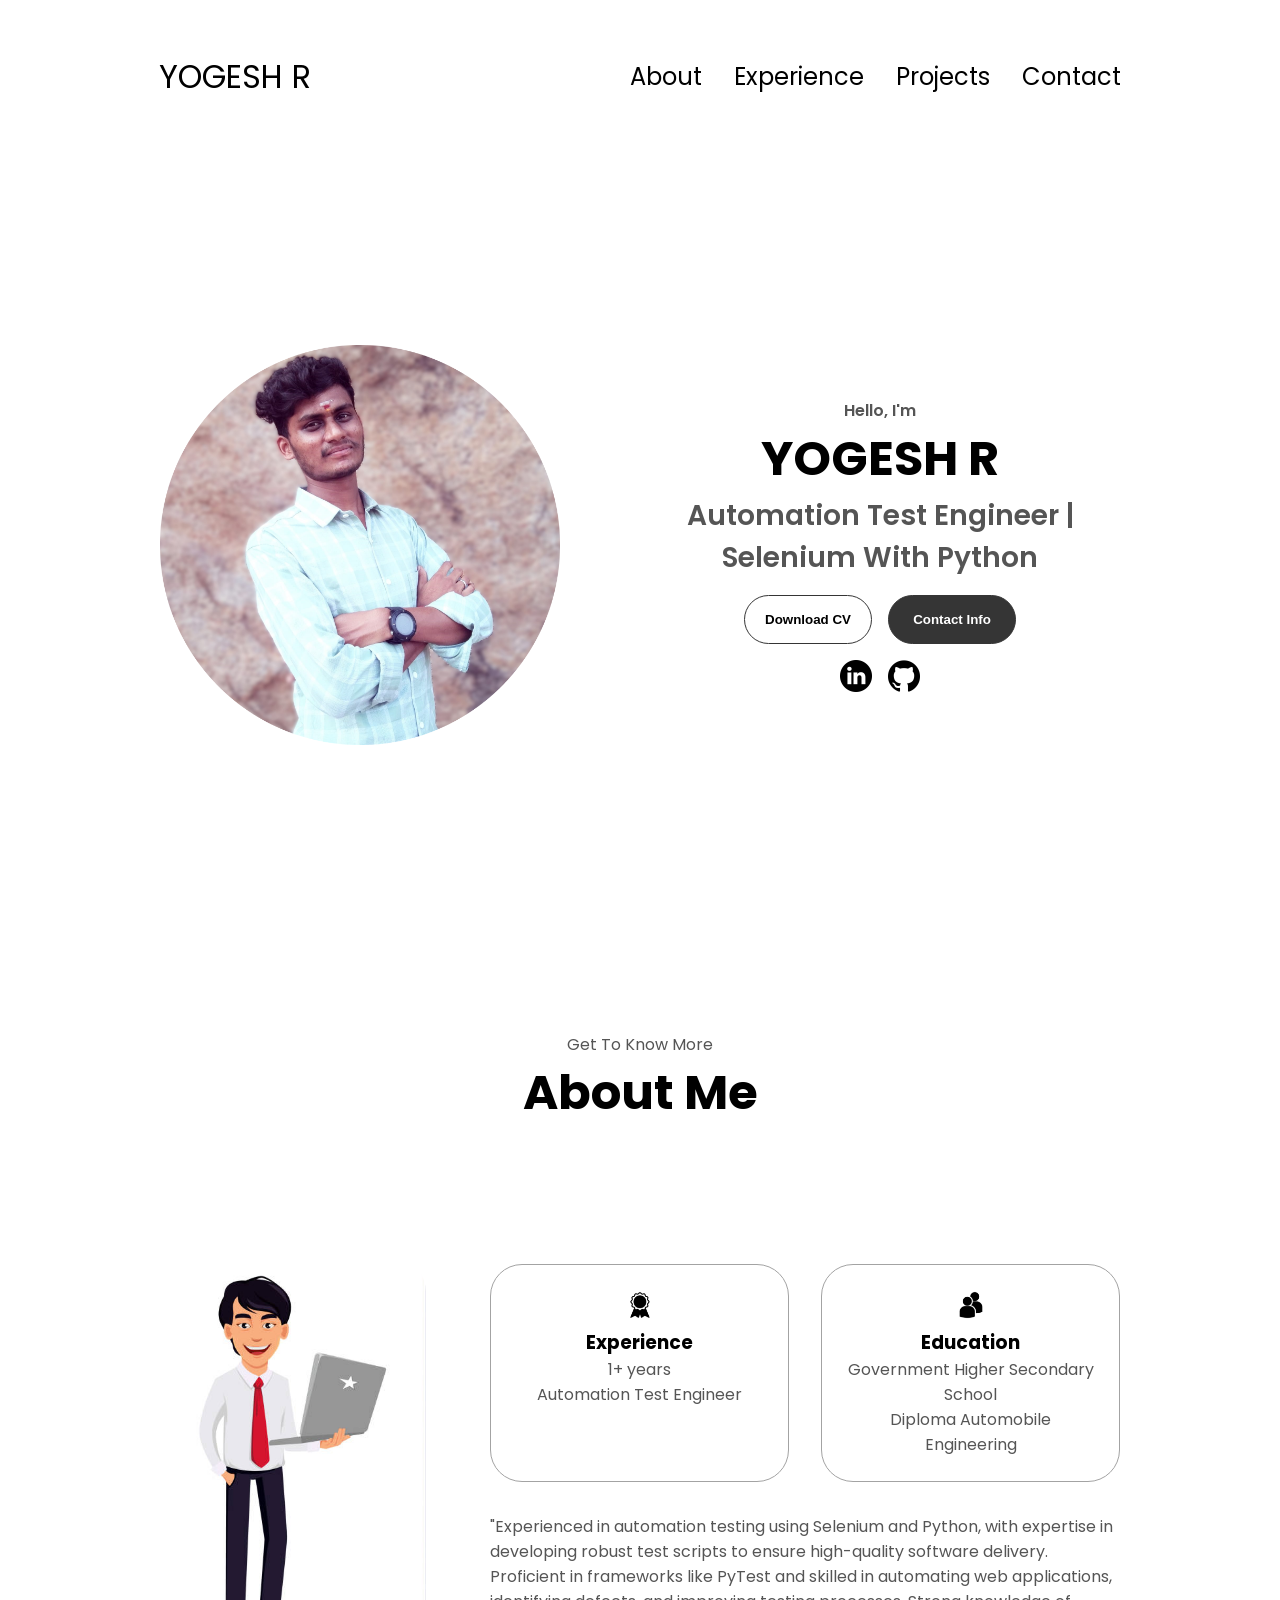
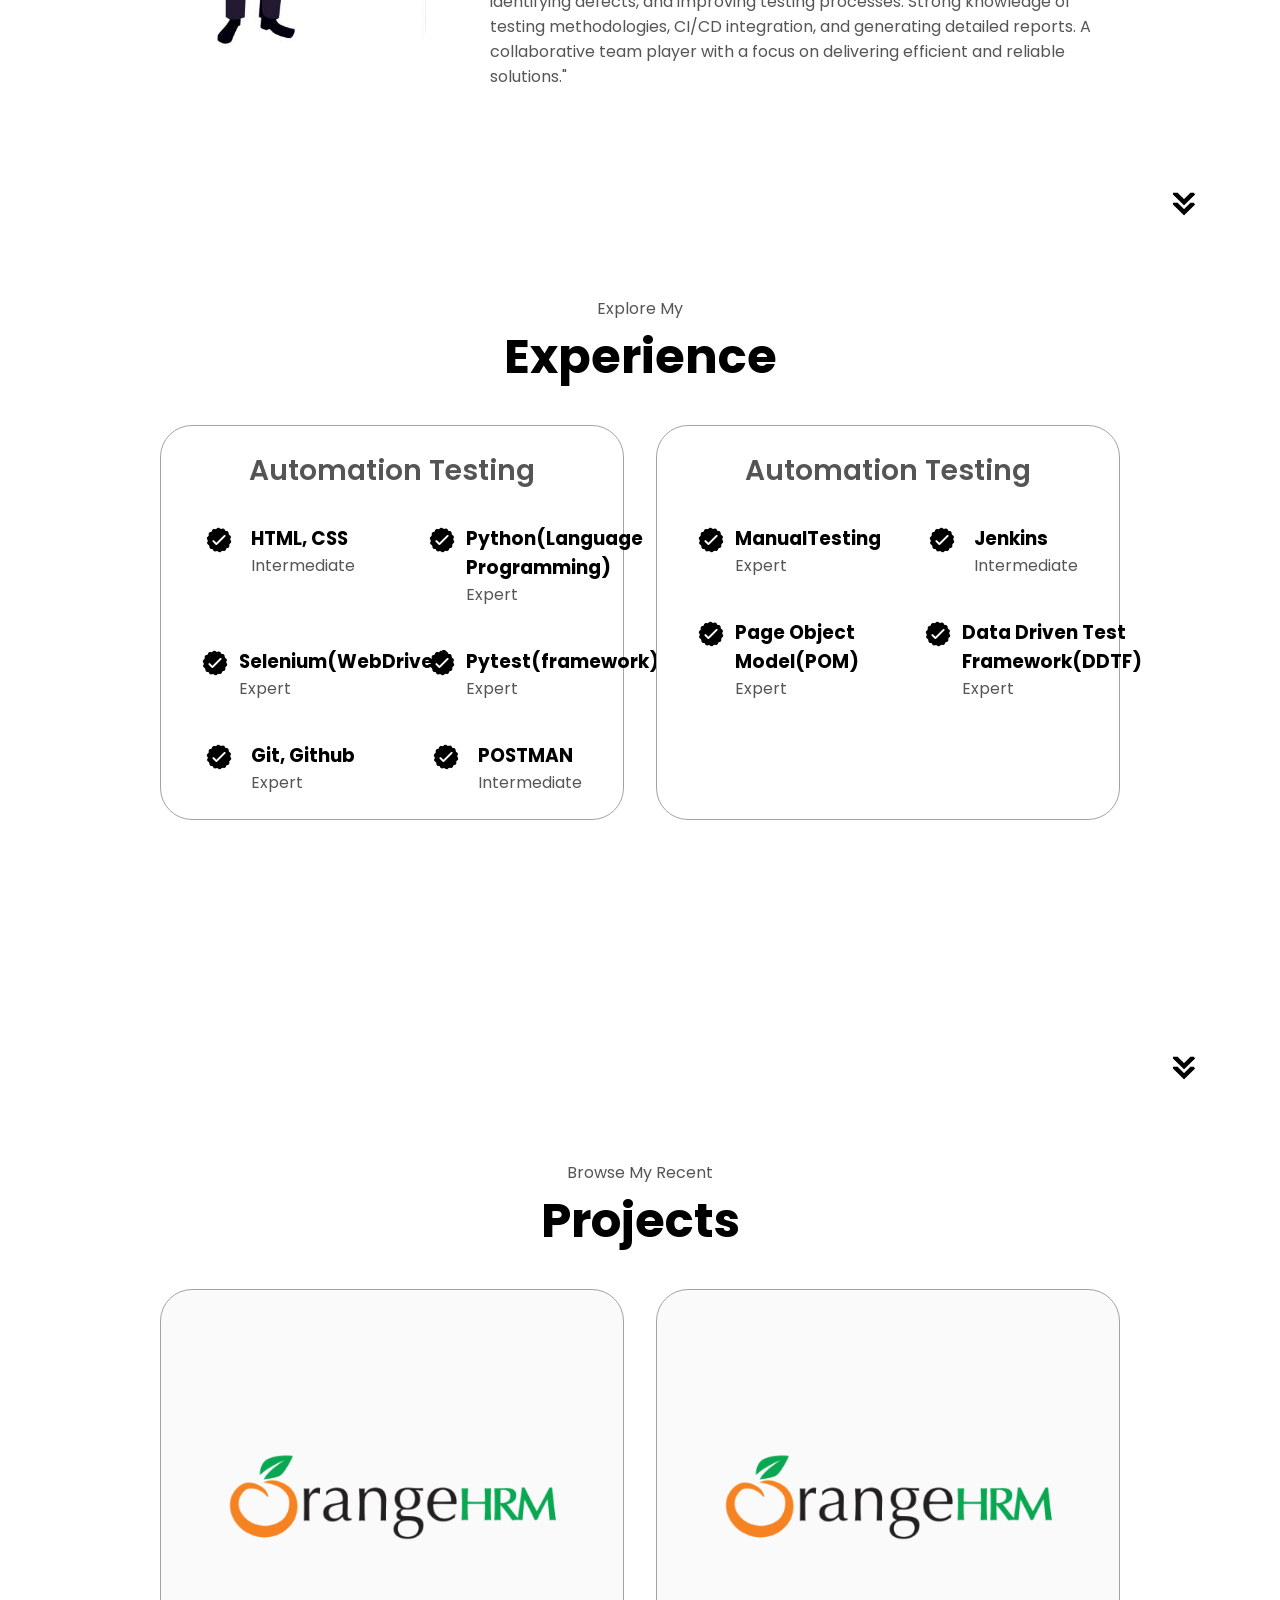
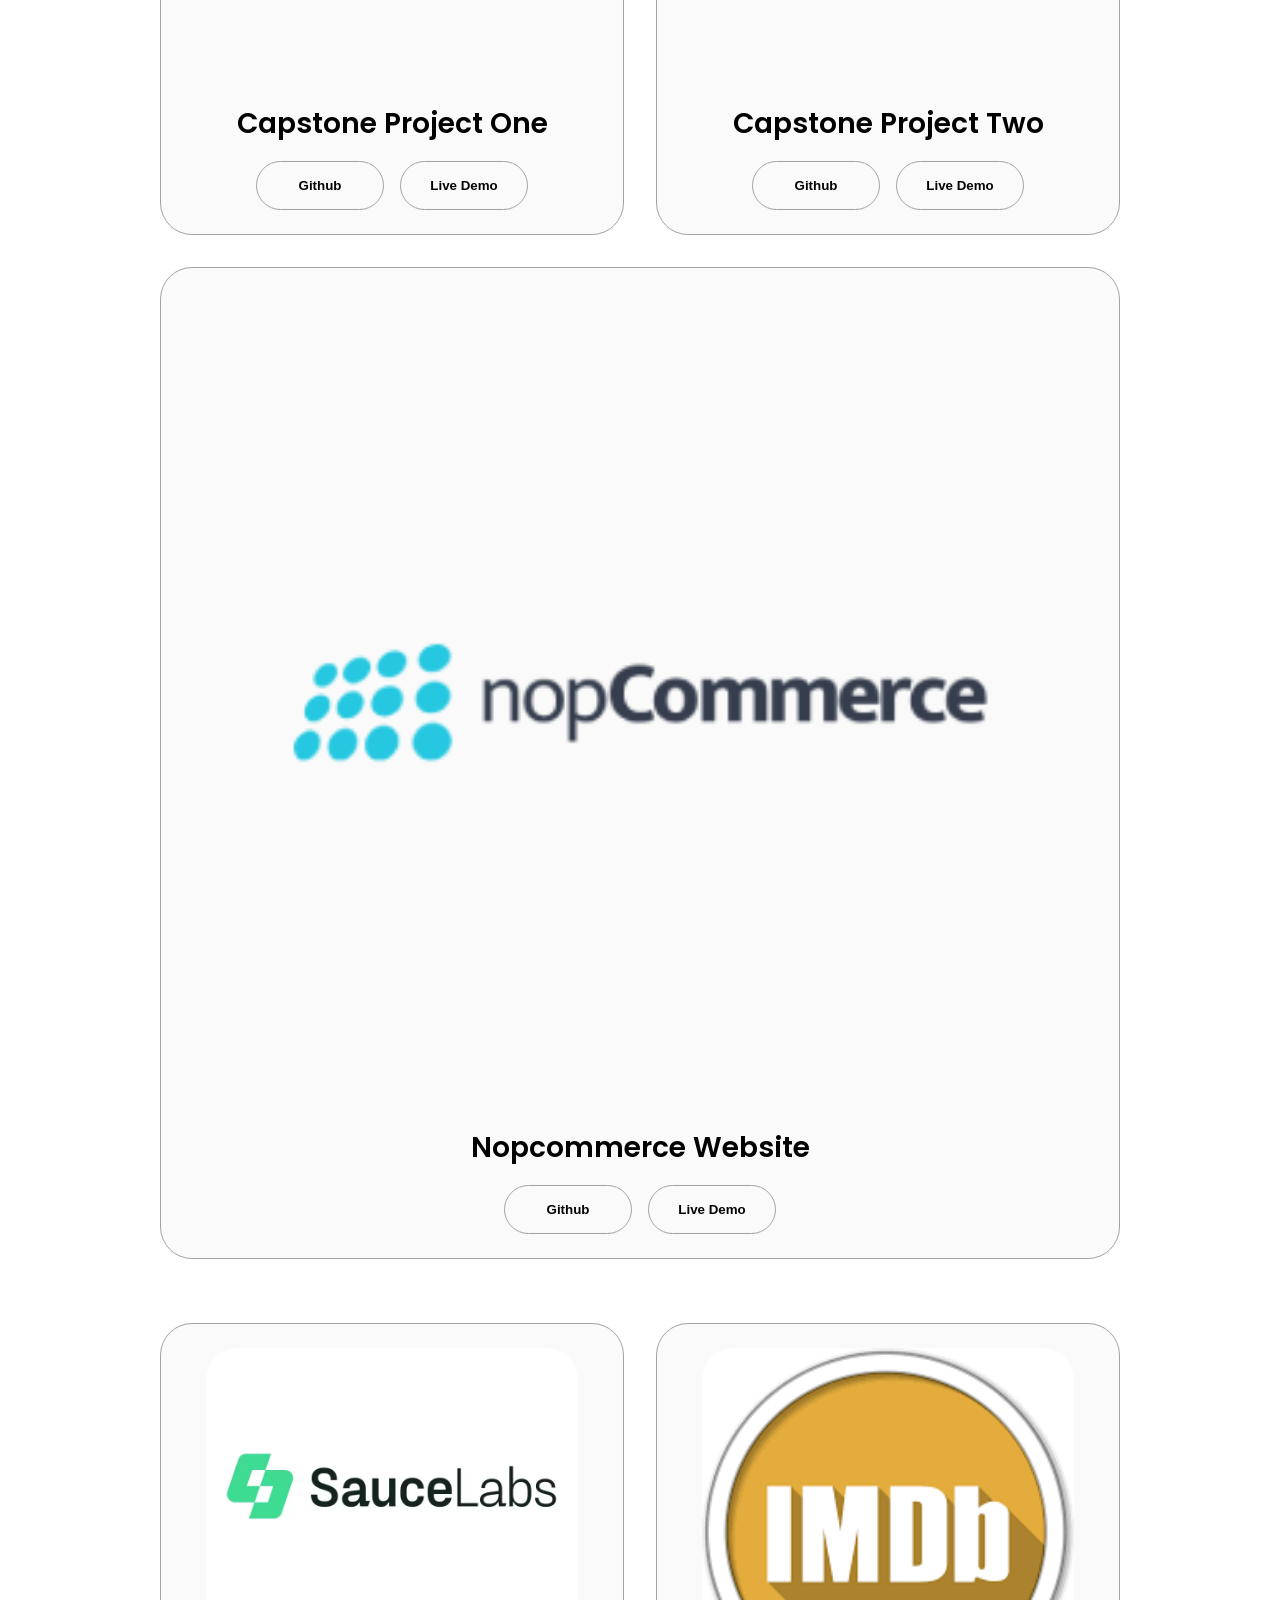
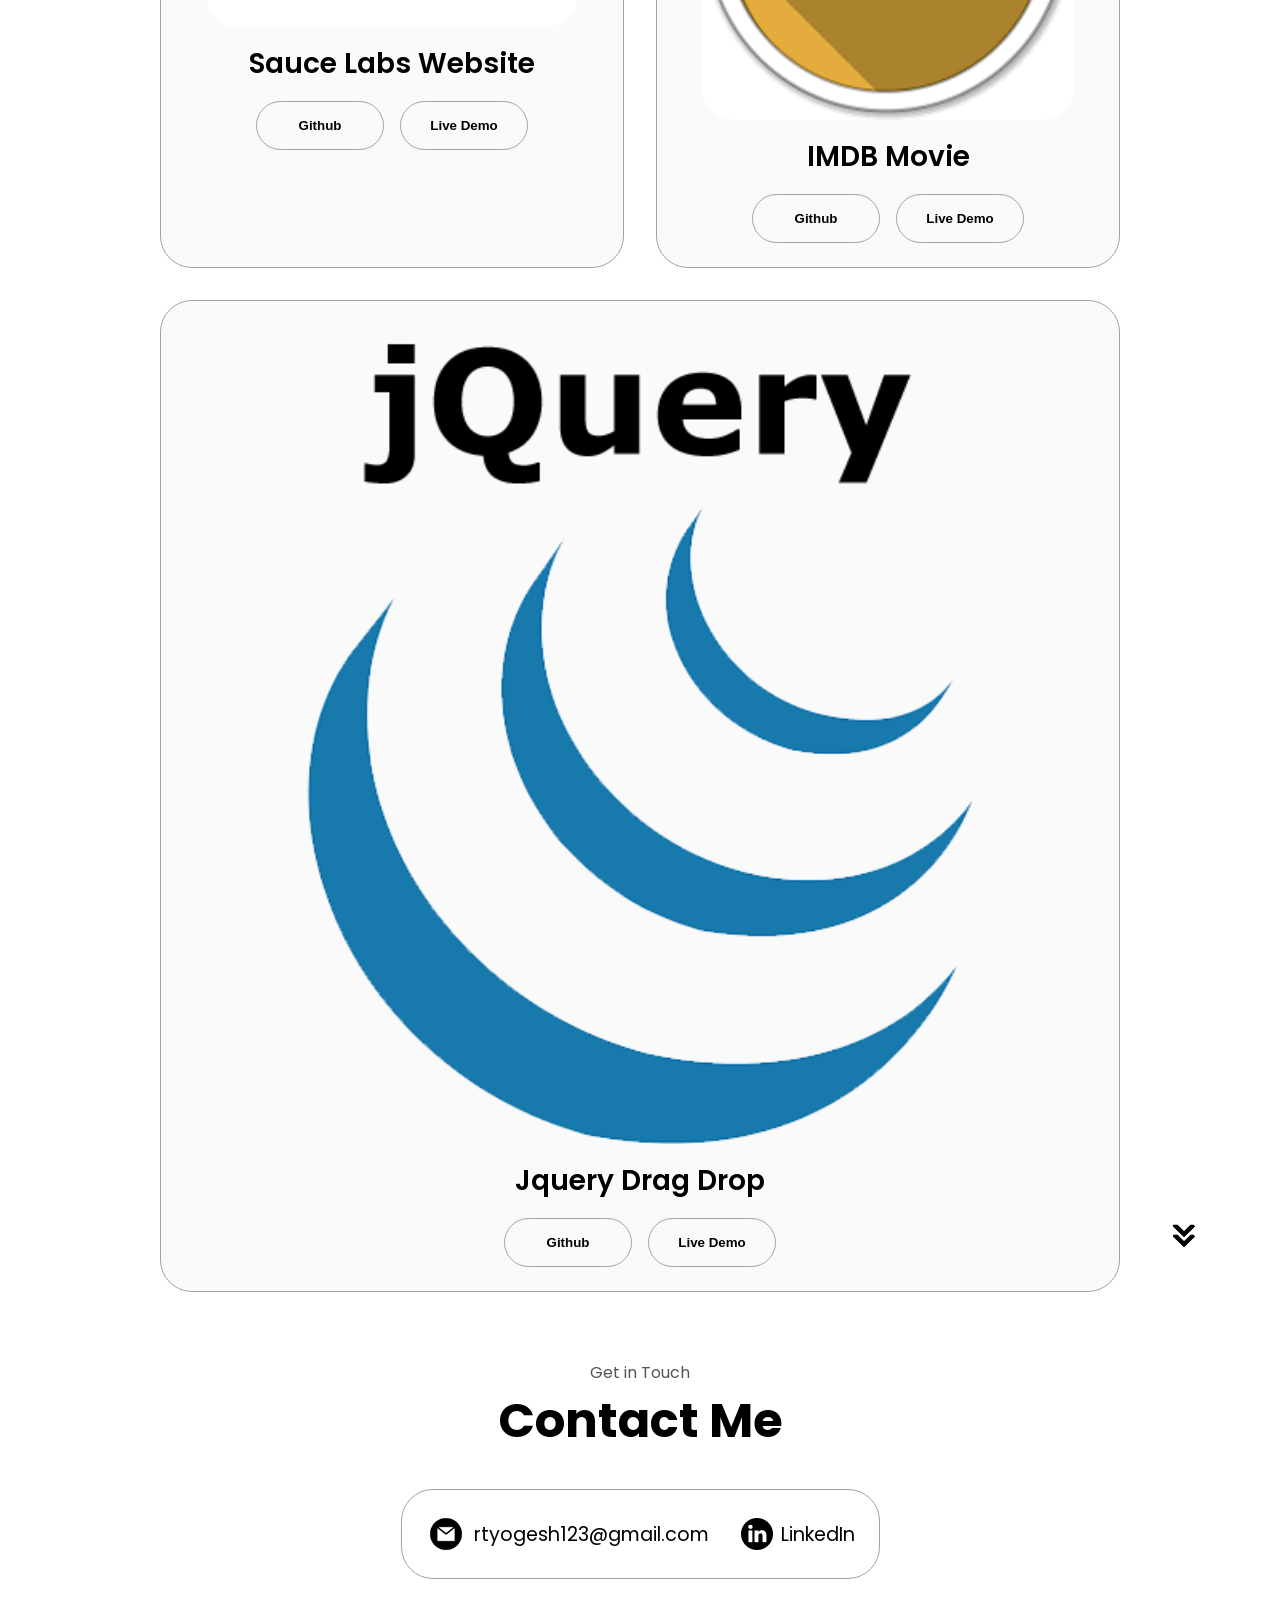
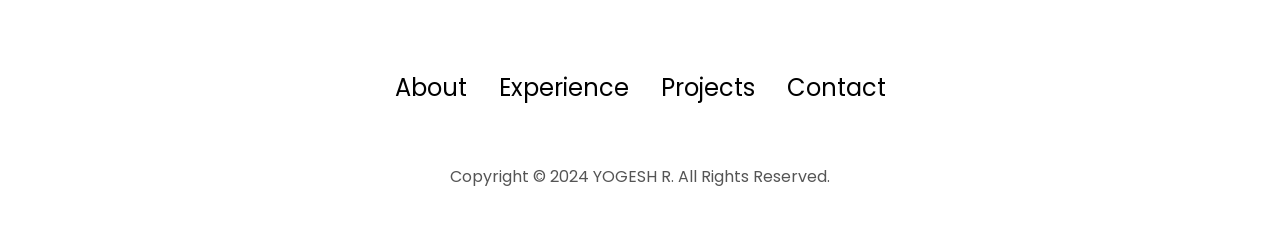
<file: index.html>
<!DOCTYPE html>
<html lang="en">
  <head>
    <meta charset="UTF-8" />
    <meta http-equiv="X-UA-Compatible" content="IE=edge" />
    <meta name="viewport" content="width=device-width, initial-scale=1.0" />
    <title>YOGESH R</title>
    <link rel="stylesheet" href="style.css" />
    <link rel="stylesheet" href="mediaqueries.css" />
  </head>
  <body>
    <nav id="desktop-nav">
      <div class="logo">YOGESH R</div>
      <div>
        <ul class="nav-links">
          <li><a href="#about">About</a></li>
          <li><a href="#experience">Experience</a></li>
          <li><a href="#projects">Projects</a></li>
          <li><a href="#contact">Contact</a></li>
        </ul> 
      </div>
    </nav>
    <nav id="hamburger-nav">
      <div class="logo">YOGESH R</div>
      <div class="hamburger-menu">
        <div class="hamburger-icon" onclick="toggleMenu()">
          <span></span>
          <span></span>
          <span></span>
        </div>
        <div class="menu-links">
          <li><a href="#about" onclick="toggleMenu()">About</a></li>
          <li><a href="#experience" onclick="toggleMenu()">Experience</a></li>
          <li><a href="#projects" onclick="toggleMenu()">Projects</a></li>
          <li><a href="#contact" onclick="toggleMenu()">Contact</a></li>
        </div>
      </div>
    </nav>
    <section id="profile">
      <div class="section__pic-container">
        <img src="./assets/fotor-20240927162825.png" alt="YOGESH R" />
      </div>
      <div class="section__text">
        <p class="section__text__p1">Hello, I'm</p>
        <h1 class="title">YOGESH R</h1>
        <p class="section__text__p2">Automation Test Engineer | Selenium With Python</p>
        <div class="btn-container">
          <button
            class="btn btn-color-2"
            onclick="window.open('https://drive.google.com/file/d/1v7sZFdZhViT70VeFR3s6GKLLPKjkkE7R/view?usp=sharing')"
          >
            Download CV
          </button>
          <button class="btn btn-color-1" onclick="location.href='./#contact'">
            Contact Info
          </button>
        </div>
        <div id="socials-container">
          <img
            src="./assets/linkedin.png"
            alt="My LinkedIn profile"
            class="icon"
            onclick="location.href='https://www.linkedin.com/in/automationtestingyogeshr/'"
          />
          <img
            src="./assets/github.png"
            alt="My Github profile"
            class="icon"
            onclick="location.href='https://github.com/Mr-yogi2002'"
          />
        </div>
      </div>
    </section>
    <section id="about">
      <p class="section__text__p1">Get To Know More</p>
      <h1 class="title">About Me</h1>
      <div class="section-container">
        <div class="section__pic-container">
          <img
            src="./assets/Professtional.jpg"
            alt="Profile picture"
            class="about-pic"
          />
        </div>
        <div class="about-details-container">
          <div class="about-containers">
            <div class="details-container">
              <img
                src="./assets/experience.png"
                alt="Experience icon"
                class="icon"
              />
              <h3>Experience</h3>
              <p>1+ years <br />Automation Test Engineer</p>
            </div>
            <div class="details-container">
              <img
                src="./assets/education.png"
                alt="Education icon"
                class="icon"
              />
              <h3>Education</h3>
              <p>Government Higher Secondary School<br />Diploma Automobile Engineering</p>
            </div>
          </div>
          <div class="text-container">
            <p>
              "Experienced in automation testing using Selenium and Python, with expertise in 
               developing robust test scripts to ensure high-quality software delivery. 
               Proficient in frameworks like PyTest and skilled in automating web applications, 
               identifying defects, and improving testing processes. Strong knowledge of testing methodologies,
               CI/CD integration, and generating detailed reports. A collaborative team player with a focus on delivering
                efficient and reliable solutions."
            </p>
          </div>
        </div>
      </div>
      <img
        src="./assets/arrow.png"
        alt="Arrow icon"
        class="icon arrow"
        onclick="location.href='./#experience'"
      />
    </section>
    <section id="experience">
      <p class="section__text__p1">Explore My</p>
      <h1 class="title">Experience</h1>
      <div class="experience-details-container">
        <div class="about-containers">
          <div class="details-container">
            <h2 class="experience-sub-title">Automation Testing</h2>
            <div class="article-container">
              <article>
                <img
                  src="./assets/checkmark.png"
                  alt="Experience icon"
                  class="icon"
                />
                <div>
                  <h3>HTML, CSS</h3>
                  <p>Intermediate</p>
                </div>
              </article>
              <article>
                <img
                  src="./assets/checkmark.png"
                  alt="Experience icon"
                  class="icon"
                />
                <div>
                  <h3>Python(Language Programming)</h3>
                  <p>Expert</p>
                </div>
              </article>
              <article>
                <img
                  src="./assets/checkmark.png"
                  alt="Experience icon"
                  class="icon"
                />
                <div>
                  <h3>Selenium(WebDriver)</h3>
                  <p>Expert</p>
                </div>
              </article>
              <article>
                <img
                  src="./assets/checkmark.png"
                  alt="Experience icon"
                  class="icon"
                />
                <div>
                  <h3>Pytest(framework)</h3>
                  <p>Expert</p>
                </div>
              </article>
              <article>
                <img
                  src="./assets/checkmark.png"
                  alt="Experience icon"
                  class="icon"
                />
                <div>
                  <h3>Git, Github</h3>
                  <p>Expert</p>
                </div>
              </article>
              <article>
                <img
                  src="./assets/checkmark.png"
                  alt="Experience icon"
                  class="icon"
                />
                <div>
                  <h3>POSTMAN</h3>
                  <p>Intermediate</p>
                </div>
              </article>
            </div>
          </div>
          <div class="details-container">
            <h2 class="experience-sub-title">Automation Testing</h2>
            <div class="article-container">
              <article>
                <img
                  src="./assets/checkmark.png"
                  alt="Experience icon"
                  class="icon"
                />
                <div>
                  <h3>ManualTesting</h3>
                  <p>Expert</p>
                </div>
              </article>
              <article>
                <img
                  src="./assets/checkmark.png"
                  alt="Experience icon"
                  class="icon"
                />
                <div>
                  <h3>Jenkins</h3>
                  <p>Intermediate</p>
                </div>
              </article>
              <article>
                <img
                  src="./assets/checkmark.png"
                  alt="Experience icon"
                  class="icon"
                />
                <div>
                  <h3>Page Object Model(POM)</h3>
                  <p>Expert</p>
                </div>
              </article>
              <article>
                <img
                  src="./assets/checkmark.png"
                  alt="Experience icon"
                  class="icon"
                />
                <div>
                  <h3>Data Driven Test Framework(DDTF)</h3>
                  <p>Expert</p>
                </div>
              </article>
            </div>
          </div>
        </div>
      </div>
      <img
        src="./assets/arrow.png"
        alt="Arrow icon"
        class="icon arrow"
        onclick="location.href='./#projects'"
      />
    </section>
    <section id="projects">
      <p class="section__text__p1">Browse My Recent</p>
      <h1 class="title">Projects</h1>
      <div class="experience-details-container">
        <div class="about-containers">
          <div class="details-container color-container">
            <div class="article-container">
              <img
                src="./assets/OrangeHRM.png"
                alt="Project 1"
                class="project-img"
              />
            </div>
            <h2 class="experience-sub-title project-title">Capstone Project One</h2>
            <div class="btn-container">
              <button
                class="btn btn-color-2 project-btn"
                onclick="location.href='https://github.com/Mr-yogi2002/AT_Projects/tree/main/AT_Projects-1'"
              >
                Github
              </button>
              <button
                class="btn btn-color-2 project-btn"
                onclick="location.href='https://github.com/Mr-yogi2002/AT_Projects/tree/main/AT_Projects-1'"
              >
                Live Demo
              </button>
            </div>
          </div>
          <div class="details-container color-container">
            <div class="article-container">
              <img
                src="./assets/OrangeHRM.png"
                alt="Project 2"
                class="project-img"
              />
            </div>
            <h2 class="experience-sub-title project-title">Capstone Project Two</h2>
            <div class="btn-container">
              <button
                class="btn btn-color-2 project-btn"
                onclick="location.href='https://github.com/Mr-yogi2002/AT_Projects/tree/main/AT_Projects-2'"
              >
                Github
              </button>
              <button
                class="btn btn-color-2 project-btn"
                onclick="location.href='https://github.com/Mr-yogi2002/AT_Projects/tree/main/AT_Projects-2'"
              >
                Live Demo
              </button>
            </div>
          </div>
          <div class="details-container color-container">
            <div class="article-container">
              <img
                src="./assets/Nom.png"
                alt="Project 3"
                class="project-img"
              />
            </div>
            <h2 class="experience-sub-title project-title">Nopcommerce Website</h2>
            <div class="btn-container">
              <button
                class="btn btn-color-2 project-btn"
                onclick="location.href='https://github.com/Mr-yogi2002/Nopcommerce_Website'"
              >
                Github
              </button>
              <button
                class="btn btn-color-2 project-btn"
                onclick="location.href='https://github.com/Mr-yogi2002/Nopcommerce_Website'"
              >
                Live Demo
              </button>
            </div>
          </div>
        </div>
      </div>
      <div class="experience-details-container"></div>
        <div class="about-containers">
          <div class="details-container color-container">
            <div class="article-container">
              <img
                src="./assets/Labs.webp"
                alt="Project 1"
                class="project-img"
              />
            </div>
            <h2 class="experience-sub-title project-title">Sauce Labs Website</h2>
            <div class="btn-container">
              <button
                class="btn btn-color-2 project-btn"
                onclick="location.href='https://github.com/Mr-yogi2002/Saucedemo_assesment'"
              >
                Github
              </button>
              <button
                class="btn btn-color-2 project-btn"
                onclick="location.href='https://github.com/Mr-yogi2002/Saucedemo_assesment'"
              >
                Live Demo
              </button>
            </div>
          </div>
          <div class="details-container color-container">
            <div class="article-container">
              <img
                src="./assets/IMDB.jpg"
                alt="Project 2"
                class="project-img"
              />
            </div>
            <h2 class="experience-sub-title project-title">IMDB Movie</h2>
            <div class="btn-container">
              <button
                class="btn btn-color-2 project-btn"
                onclick="location.href='https://github.com/Mr-yogi2002/Tasks/blob/main/TASK_26-main/Test_Code/Test_yogi.py'"
              >
                Github
              </button>
              <button
                class="btn btn-color-2 project-btn"
                onclick="location.href='https://github.com/Mr-yogi2002/Tasks/blob/main/TASK_26-main/Test_Code/Test_yogi.py'"
              >
                Live Demo
              </button>
            </div>
          </div>
          <div class="details-container color-container">
            <div class="article-container">
              <img
                src="./assets/J.png"
                alt="Project 3"
                class="project-img"
              />
            </div>
            <h2 class="experience-sub-title project-title">Jquery Drag Drop</h2>
            <div class="btn-container">
              <button
                class="btn btn-color-2 project-btn"
                onclick="location.href='https://github.com/Mr-yogi2002/Tasks/blob/main/TASK-23-main/TASK-23'"
              >
                Github
              </button>
              <button
                class="btn btn-color-2 project-btn"
                onclick="location.href='https://github.com/Mr-yogi2002/Tasks/blob/main/TASK-23-main/TASK-23'"
              >
                Live Demo
              </button>
            </div>
          </div>
        </div>
      </div>
      <img
        src="./assets/arrow.png"
        alt="Arrow icon"
        class="icon arrow"
        onclick="location.href='./#contact'"
      />
    </section>
    <section id="contact">
      <p class="section__text__p1">Get in Touch</p>
      <h1 class="title">Contact Me</h1>
      <div class="contact-info-upper-container">
        <div class="contact-info-container">
          <img
            src="./assets/email.png"
            alt="Email icon"
            class="icon contact-icon email-icon"
          />
          <p><a href="mailto:examplemail@gmail.com">rtyogesh123@gmail.com</a></p>
        </div>
        <div class="contact-info-container">
          <img
            src="./assets/linkedin.png"
            alt="LinkedIn icon"
            class="icon contact-icon"
          />
          <p><a href="https://www.linkedin.com/in/automationtestingyogeshr/">LinkedIn</a></p>
        </div>
      </div>
    </section>
    <footer>
      <nav>
        <div class="nav-links-container">
          <ul class="nav-links">
            <li><a href="#about">About</a></li>
            <li><a href="#experience">Experience</a></li>
            <li><a href="#projects">Projects</a></li>
            <li><a href="#contact">Contact</a></li>
          </ul>
        </div>
      </nav>
      <p>Copyright &#169; 2024 YOGESH R. All Rights Reserved.</p>
    </footer>
    <script src="script.js"></script>
  </body>
</html>
</file>
<file: style.css>
/* GENERAL */

@import url("https://fonts.googleapis.com/css2?family=Poppins:wght@300;400;500;600&display=swap");

* {
  margin: 0;
  padding: 0;
}

body {
  font-family: "Poppins", sans-serif;
  /* background: url('login.jpg'); */
}

html {
  scroll-behavior: smooth;
}

p {
  color: rgb(85, 85, 85);
}

/* TRANSITION */

a,
.btn {
  transition: all 300ms ease;
}

/* DESKTOP NAV */

nav,
.nav-links {
  display: flex;
}

nav {
  justify-content: space-around;
  align-items: center;
  height: 17vh;
}

.nav-links {
  gap: 2rem;
  list-style: none;
  font-size: 1.5rem;
}

a {
  color: black;
  text-decoration: none;
  text-decoration-color: white;
}

a:hover {
  color: grey;
  text-decoration: underline;
  text-underline-offset: 1rem;
  text-decoration-color: rgb(181, 181, 181);
}

.logo {
  font-size: 2rem;
}

.logo:hover {
  cursor: default;
}

/* HAMBURGER MENU */

#hamburger-nav {
  display: none;
}

.hamburger-menu {
  position: relative;
  display: inline-block;
}

.hamburger-icon {
  display: flex;
  flex-direction: column;
  justify-content: space-between;
  height: 24px;
  width: 30px;
  cursor: pointer;
}

.hamburger-icon span {
  width: 100%;
  height: 2px;
  background-color: black;
  transition: all 0.3 ease-in-out;
}

.menu-links {
  position: absolute;
  top: 100%;
  right: 0;
  background-color: white;
  width: fit-content;
  max-height: 0;
  overflow: hidden;
  transition: all 0.3 ease-in-out;
}

.menu-links a {
  display: block;
  padding: 10px;
  text-align: center;
  font-size: 1.5rem;
  color: black;
  text-decoration: none;
  transition: all 0.3 ease-in-out;
}

.menu-links li {
  list-style: none;
}

.menu-links.open {
  max-height: 300px;
}

.hamburger-icon.open span:first-child {
  transform: rotate(45deg) translate(10px, 5px);
}

.hamburger-icon.open span:nth-child(2) {
  opacity: 0;
}

.hamburger-icon.open span:last-child {
  transform: rotate(-45deg) translate(10px, -5px);
}

.hamburger-icon span:first-child {
  transform: none;
}

.hamburger-icon span:first-child {
  opacity: 1;
}

.hamburger-icon span:first-child {
  transform: none;
}

/* SECTIONS */

section {
  padding-top: 4vh;
  height: 96vh;
  margin: 0 10rem;
  box-sizing: border-box;
  min-height: fit-content;
}

.section-container {
  display: flex;
}

/* PROFILE SECTION */

#profile {
  display: flex;
  justify-content: center;
  gap: 5rem;
  height: 80vh;
}

.section__pic-container {
  display: flex;
  height: 400px;
  width: 400px;
  margin: auto 0;
}

.section__text {
  align-self: center;
  text-align: center;
}

.section__text p {
  font-weight: 600;
}

.section__text__p1 {
  text-align: center;
}

.section__text__p2 {
  font-size: 1.75rem;
  margin-bottom: 1rem;
}

.title {
  font-size: 3rem;
  text-align: center;
}

#socials-container {
  display: flex;
  justify-content: center;
  margin-top: 1rem;
  gap: 1rem;
}

/* ICONS */

.icon {
  cursor: pointer;
  height: 2rem;
}

/* BUTTONS */

.btn-container {
  display: flex;
  justify-content: center;
  gap: 1rem;
}

.btn {
  font-weight: 600;
  transition: all 300ms ease;
  padding: 1rem;
  width: 8rem;
  border-radius: 2rem;
}

.btn-color-1,
.btn-color-2 {
  border: rgb(53, 53, 53) 0.1rem solid;
}

.btn-color-1:hover,
.btn-color-2:hover {
  cursor: pointer;
}

.btn-color-1,
.btn-color-2:hover {
  background: rgb(53, 53, 53);
  color: white;
}

.btn-color-1:hover {
  background: rgb(0, 0, 0);
}

.btn-color-2 {
  background: none;
}

.btn-color-2:hover {
  border: rgb(255, 255, 255) 0.1rem solid;
}

.btn-container {
  gap: 1rem;
}

/* ABOUT SECTION */

#about {
  position: relative;
}

.about-containers {
  gap: 2rem;
  margin-bottom: 2rem;
  margin-top: 2rem;
}

.about-details-container {
  justify-content: center;
  flex-direction: column;
}

.about-containers,
.about-details-container {
  display: flex;
}

.about-pic {
  border-radius: 2rem;
}

.arrow {
  position: absolute;
  right: -5rem;
  bottom: 2.5rem;
}

.details-container {
  padding: 1.5rem;
  flex: 1;
  background: white;
  border-radius: 2rem;
  border: rgb(53, 53, 53) 0.1rem solid;
  border-color: rgb(163, 163, 163);
  text-align: center;
}

.section-container {
  gap: 4rem;
  height: 80%;
}

.section__pic-container {
  height: 400px;
  width: 400px;
  margin: auto 0;
}

/* EXPERIENCE SECTION */

#experience {
  position: relative;
}

.experience-sub-title {
  color: rgb(85, 85, 85);
  font-weight: 600;
  font-size: 1.75rem;
  margin-bottom: 2rem;
}

.experience-details-container {
  display: flex;
  justify-content: center;
  flex-direction: column;
}

.article-container {
  display: flex;
  text-align: initial;
  flex-wrap: wrap;
  flex-direction: row;
  gap: 2.5rem;
  justify-content: space-around;
}

article {
  display: flex;
  width: 10rem;
  justify-content: space-around;
  gap: 0.5rem;
}

article .icon {
  cursor: default;
}

/* PROJECTS SECTION */

#projects {
  position: relative;
}

.color-container {
  border-color: rgb(163, 163, 163);
  background: rgb(250, 250, 250);
}

.project-img {
  border-radius: 2rem;
  width: 90%;
  height: 90%;
}

.project-title {
  margin: 1rem;
  color: black;
}

.project-btn {
  color: black;
  border-color: rgb(163, 163, 163);
}

/* CONTACT */

#contact {
  display: flex;
  justify-content: center;
  flex-direction: column;
  height: 70vh;
}

.contact-info-upper-container {
  display: flex;
  justify-content: center;
  border-radius: 2rem;
  border: rgb(53, 53, 53) 0.1rem solid;
  border-color: rgb(163, 163, 163);
  background: (250, 250, 250);
  margin: 2rem auto;
  padding: 0.5rem;
}

.contact-info-container {
  display: flex;
  align-items: center;
  justify-content: center;
  gap: 0.5rem;
  margin: 1rem;
}

.contact-info-container p {
  font-size: larger;
}

.contact-icon {
  cursor: default;
}

.email-icon {
  height: 2.5rem;
}

/* FOOTER SECTION */

footer {
  height: 26vh;
  margin: 0 1rem;
}

footer p {
  text-align: center;
}
</file>
<file: mediaqueries.css>
@media screen and (max-width: 1400px) {
  #profile {
    height: 83vh;
    margin-bottom: 6rem;
  }
  .about-containers {
    flex-wrap: wrap;
  }
  #contact,
  #projects {
    height: fit-content;
  }
}

@media screen and (max-width: 1200px) {
  #desktop-nav {
    display: none;
  }
  #hamburger-nav {
    display: flex;
  }
  #experience,
  .experience-details-container {
    margin-top: 2rem;
  }
  #profile,
  .section-container {
    display: block;
  }
  .arrow {
    display: none;
  }
  section,
  .section-container {
    height: fit-content;
  }
  section {
    margin: 0 5%;
  }
  .section__pic-container {
    width: 275px;
    height: 275px;
    margin: 0 auto 2rem;
  }
  .about-containers {
    margin-top: 0;
  }
}

@media screen and (max-width: 600px) {
  #contact,
  footer {
    height: 40vh;
  }
  #profile {
    height: 83vh;
    margin-bottom: 0;
  }
  article {
    font-size: 1rem;
  }
  footer nav {
    height: fit-content;
    margin-bottom: 2rem;
  }
  .about-containers,
  .contact-info-upper-container,
  .btn-container {
    flex-wrap: wrap;
  }
  .contact-info-container {
    margin: 0;
  }
  .contact-info-container p,
  .nav-links li a {
    font-size: 1rem;
  }
  .experience-sub-title {
    font-size: 1.25rem;
  }
  .logo {
    font-size: 1.5rem;
  }
  .nav-links {
    flex-direction: column;
    gap: 0.5rem;
    text-align: center;
  }
  .section__pic-container {
    width: auto;
    height: 46vw;
    justify-content: center;
  }
  .section__text__p2 {
    font-size: 1.25rem;
  }
  .title {
    font-size: 2rem;
  }
  .text-container {
    text-align: justify;
  }
}
</file>
